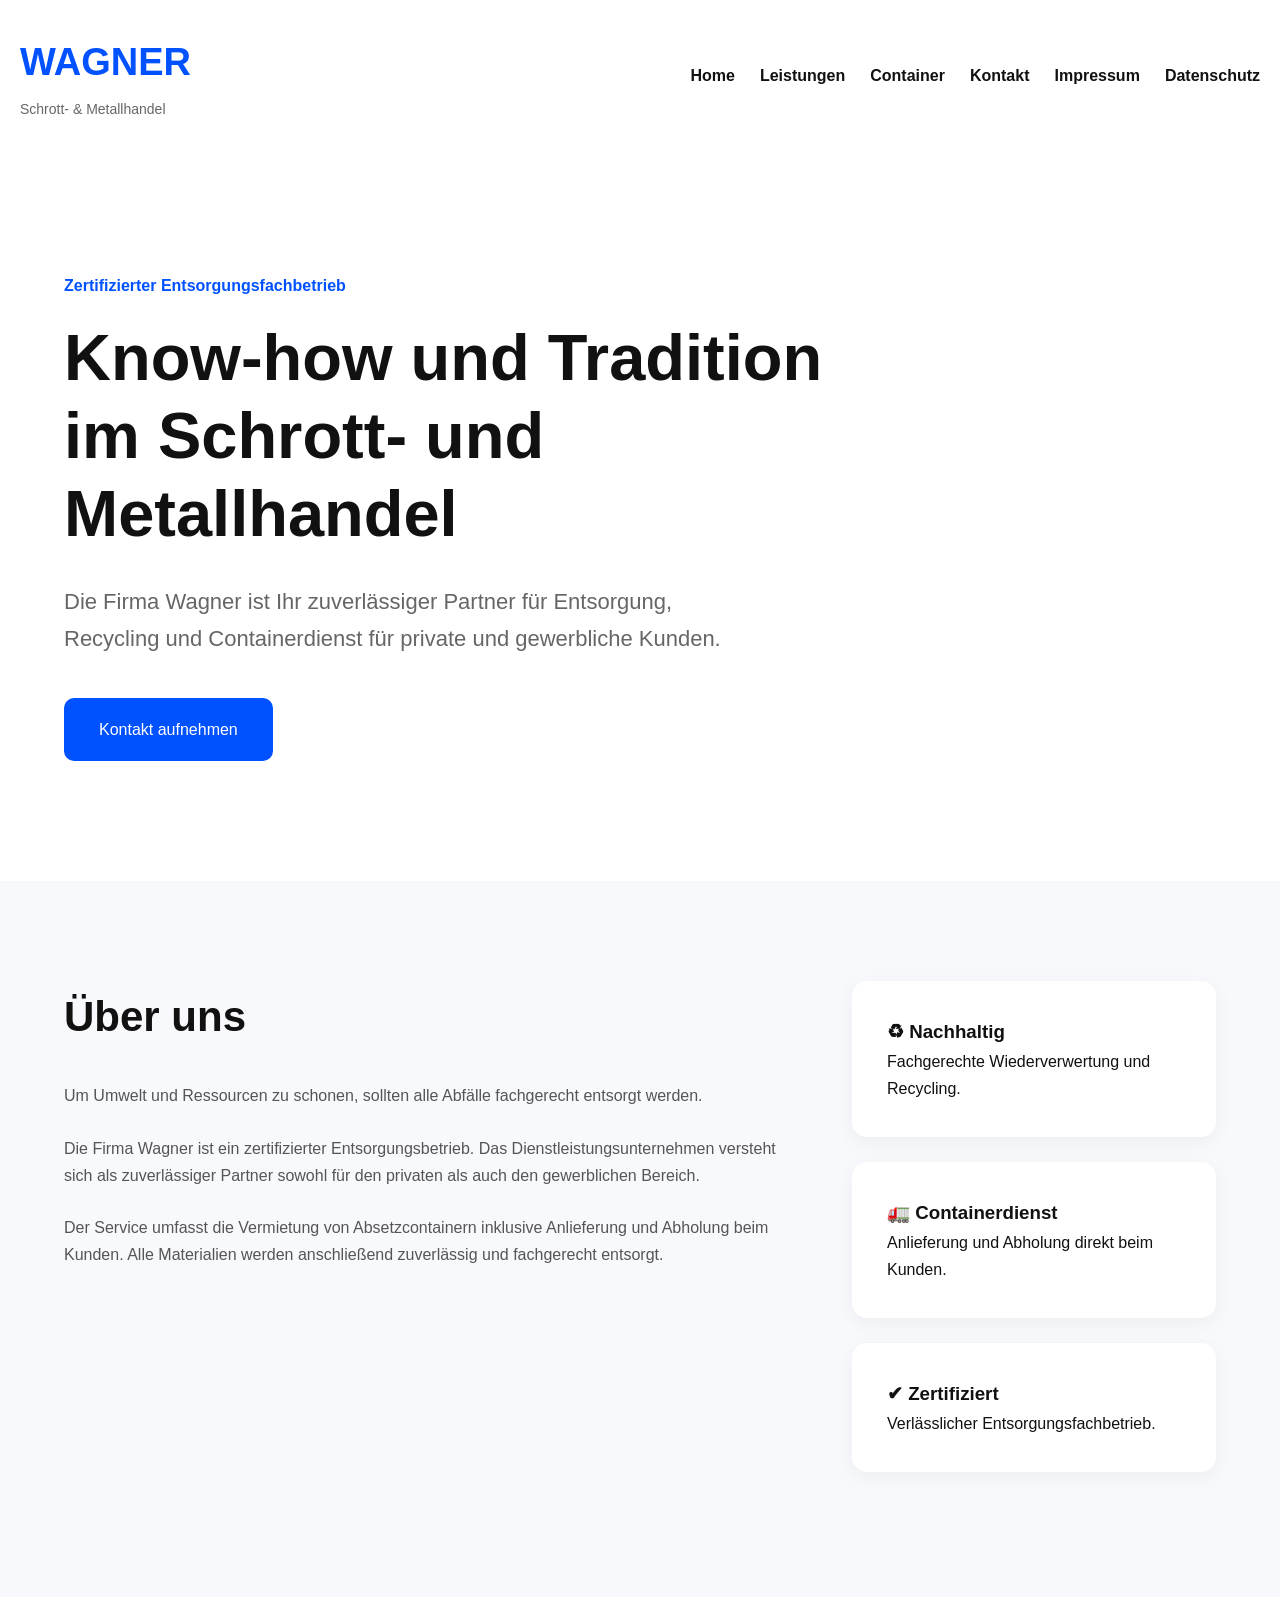
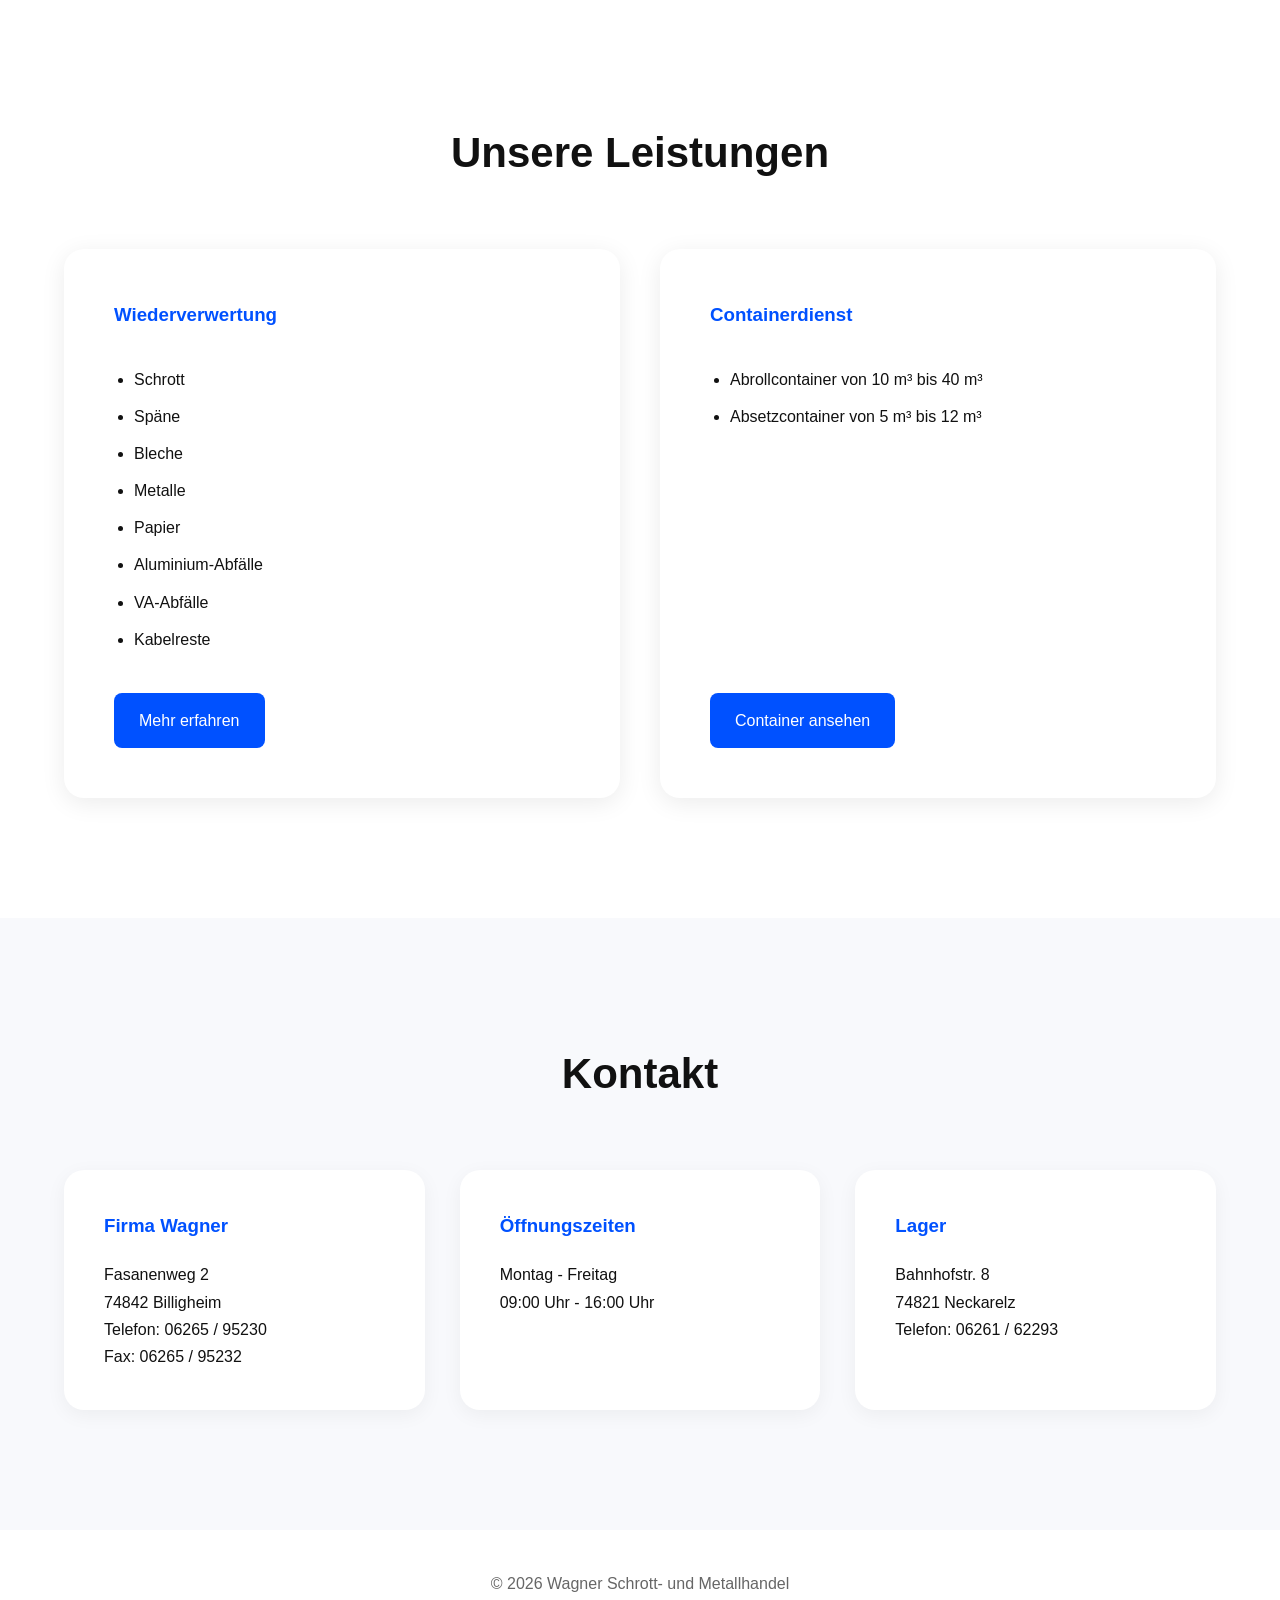
<file: index.html>
<!DOCTYPE html>
<html lang="de">
<head>
    <meta charset="UTF-8">
    <meta name="viewport" content="width=device-width, initial-scale=1.0">
    <title>Wagner Schrott- und Metallhandel</title>
    <link rel="stylesheet" href="style.css">
</head>
<body>

<header>
    <nav class="navbar">

        <div class="logo">
            <h1>WAGNER</h1>
            <span>Schrott- & Metallhandel</span>
        </div>

        <ul class="nav-links">
            <li><a href="index.html">Home</a></li>
            <li><a href="leistungen.html">Leistungen</a></li>
            <li><a href="container.html">Container</a></li>
            <li><a href="kontakt.html">Kontakt</a></li>
            <li><a href="impressum.html">Impressum</a></li>
            <li><a href="datenschutz.html">Datenschutz</a></li>
        </ul>

    </nav>
</header>

<section class="hero">

    <div class="hero-content">

        <p class="subtitle">
            Zertifizierter Entsorgungsfachbetrieb
        </p>

        <h2>
            Know-how und Tradition im Schrott- und Metallhandel
        </h2>

        <p class="text">
            Die Firma Wagner ist Ihr zuverlässiger Partner für Entsorgung,
            Recycling und Containerdienst für private und gewerbliche Kunden.
        </p>

        <a href="kontakt.html" class="button">
            Kontakt aufnehmen
        </a>

    </div>

</section>

<section class="about">

    <div class="container">

        <div class="left">

            <h2>Über uns</h2>

            <p>
                Um Umwelt und Ressourcen zu schonen, sollten alle Abfälle
                fachgerecht entsorgt werden.
            </p>

            <p>
                Die Firma Wagner ist ein zertifizierter Entsorgungsbetrieb.
                Das Dienstleistungsunternehmen versteht sich als zuverlässiger
                Partner sowohl für den privaten als auch den gewerblichen Bereich.
            </p>

            <p>
                Der Service umfasst die Vermietung von Absetzcontainern
                inklusive Anlieferung und Abholung beim Kunden.
                Alle Materialien werden anschließend zuverlässig und
                fachgerecht entsorgt.
            </p>

        </div>

        <div class="right">

            <div class="card">
                <h3>♻ Nachhaltig</h3>
                <p>Fachgerechte Wiederverwertung und Recycling.</p>
            </div>

            <div class="card">
                <h3>🚛 Containerdienst</h3>
                <p>Anlieferung und Abholung direkt beim Kunden.</p>
            </div>

            <div class="card">
                <h3>✔ Zertifiziert</h3>
                <p>Verlässlicher Entsorgungsfachbetrieb.</p>
            </div>

        </div>

    </div>

</section>

<section class="services">

    <h2>Unsere Leistungen</h2>

    <div class="cards">

        <div class="service-card">
            <h3>Wiederverwertung</h3>

            <ul>
                <li>Schrott</li>
                <li>Späne</li>
                <li>Bleche</li>
                <li>Metalle</li>
                <li>Papier</li>
                <li>Aluminium-Abfälle</li>
                <li>VA-Abfälle</li>
                <li>Kabelreste</li>
            </ul>

            <a href="leistungen.html" class="small-btn">
                Mehr erfahren
            </a>

        </div>

        <div class="service-card">

            <h3>Containerdienst</h3>
            
            <ul>
                <li>Abrollcontainer von 10 m³ bis 40 m³</li>
                <li>Absetzcontainer von 5 m³ bis 12 m³</li>
            </ul>
            <a href="container.html" class="small-btn">
                Container ansehen
            </a>
            
        </div>

    </div>

</section>

<section class="contact">

    <h2>Kontakt</h2>

    <div class="contact-grid">

        <div class="contact-card">

            <h3>Firma Wagner</h3>

            <p>Fasanenweg 2</p>
            <p>74842 Billigheim</p>
            <p>Telefon: 06265 / 95230</p>
            <p>Fax: 06265 / 95232</p>

        </div>

        <div class="contact-card">

            <h3>Öffnungszeiten</h3>

            <p>Montag - Freitag</p>
            <p>09:00 Uhr - 16:00 Uhr</p>

        </div>

        <div class="contact-card">

            <h3>Lager</h3>

            <p>Bahnhofstr. 8</p>
            <p>74821 Neckarelz</p>
            <p>Telefon: 06261 / 62293</p>

        </div>

    </div>

</section>

<footer>

    <p>
        © 2026 Wagner Schrott- und Metallhandel
    </p>

</footer>

</body>
</html>
</file>
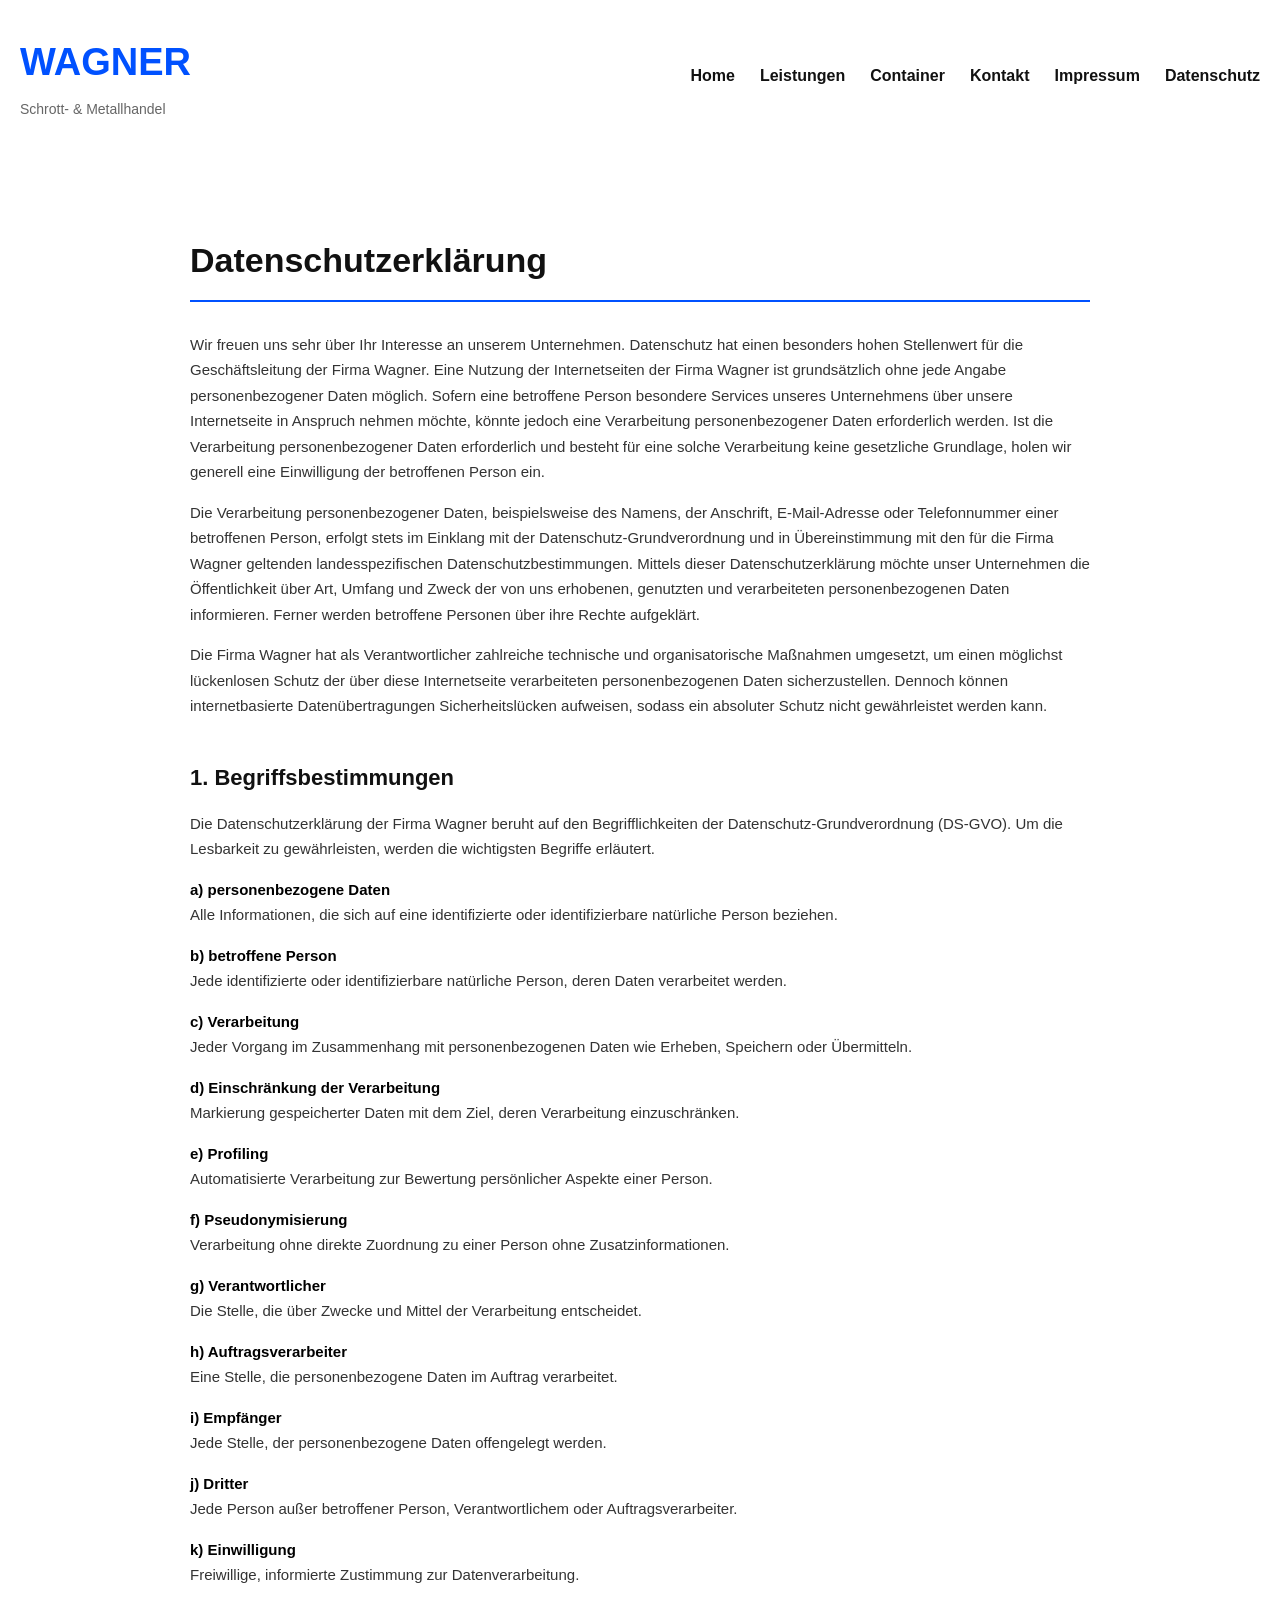
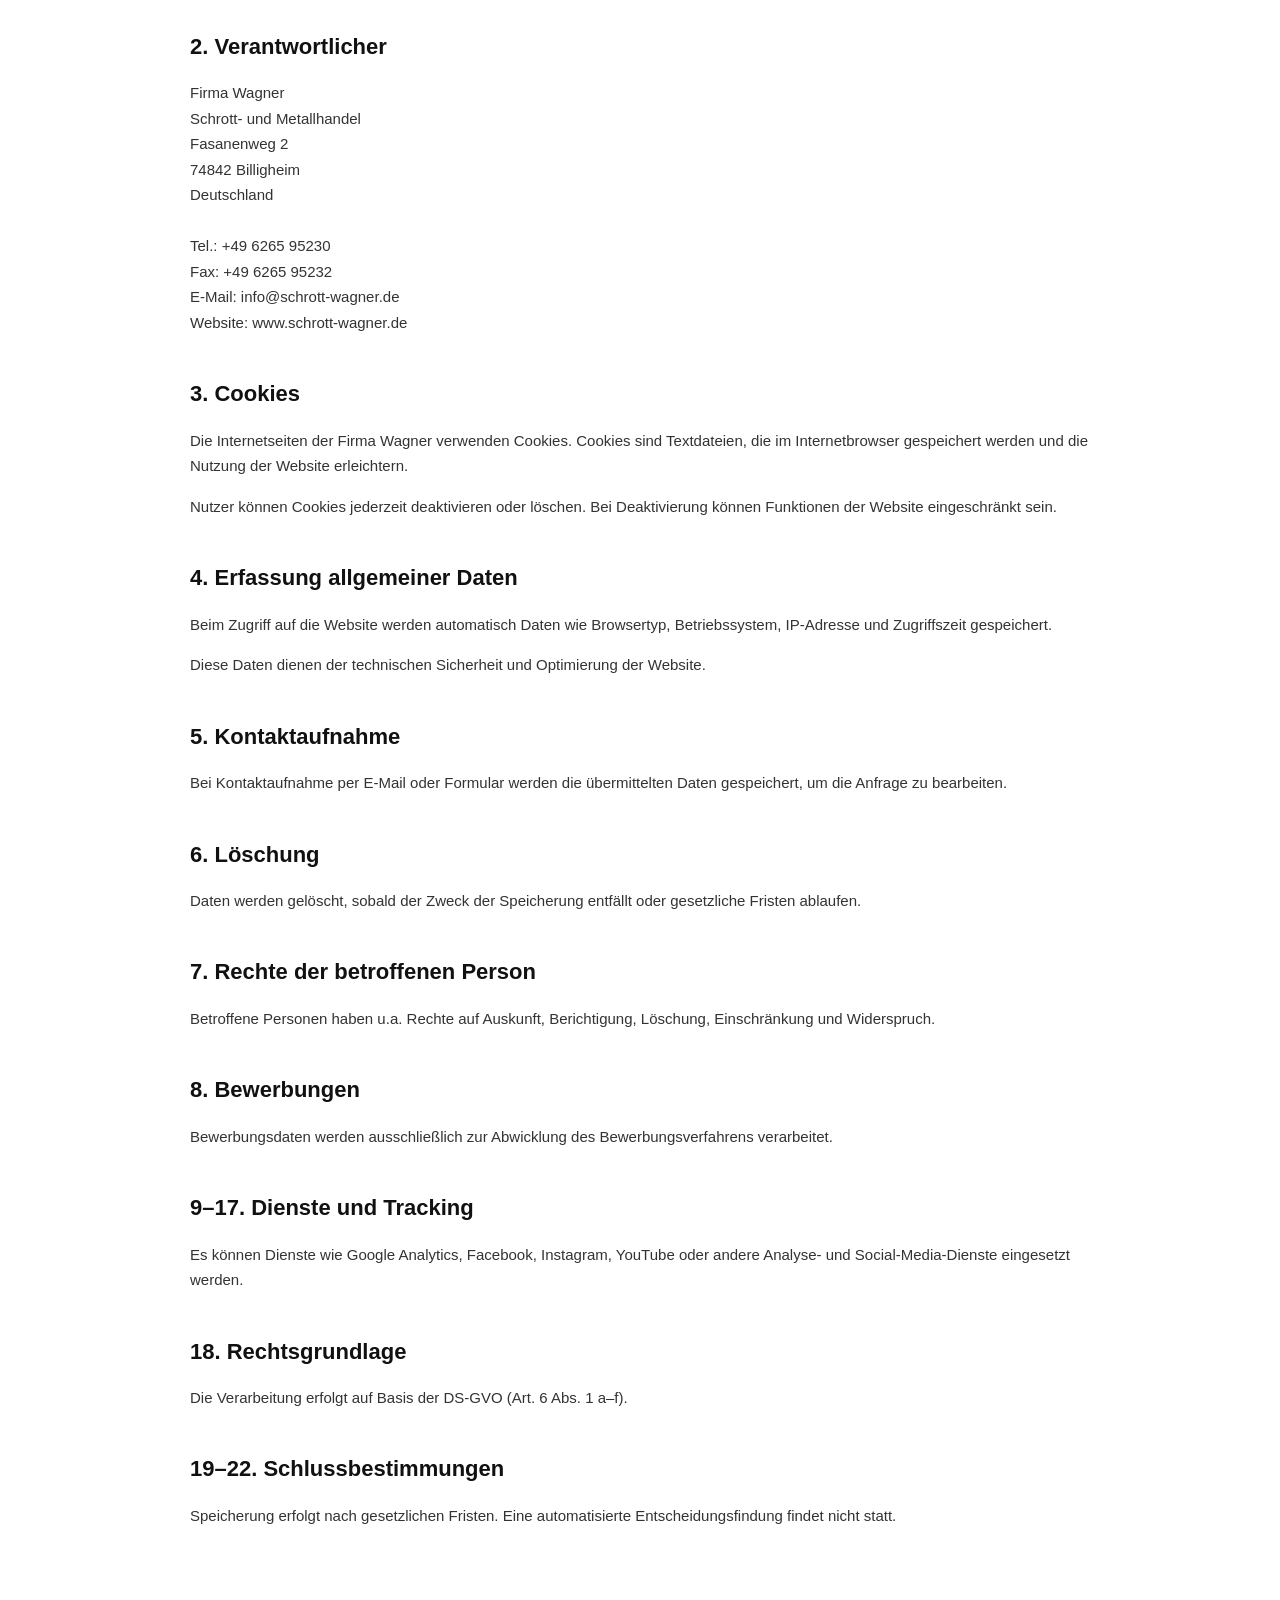
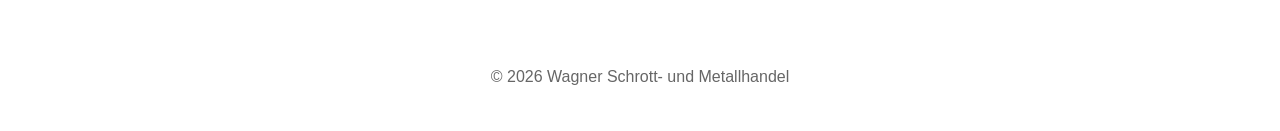
<file: datenschutz.html>
<!DOCTYPE html>
<html lang="de">
<head>
    <meta charset="UTF-8">
    <meta name="viewport" content="width=device-width, initial-scale=1.0">
    <title>Datenschutzerklärung - Wagner Schrott- und Metallhandel</title>
    <link rel="stylesheet" href="style.css">
</head>
<body>

<header>
    <nav class="navbar">

        <div class="logo">
            <h1>WAGNER</h1>
            <span>Schrott- & Metallhandel</span>
        </div>

        <ul class="nav-links">
            <li><a href="index.html">Home</a></li>
            <li><a href="leistungen.html">Leistungen</a></li>
            <li><a href="container.html">Container</a></li>
            <li><a href="kontakt.html">Kontakt</a></li>
            <li><a href="impressum.html">Impressum</a></li>
            <li><a href="datenschutz.html">Datenschutz</a></li>
        </ul>

    </nav>
</header>

<main class="page">

    <section class="legal">

        <h1>Datenschutzerklärung</h1>

        <p>
            Wir freuen uns sehr über Ihr Interesse an unserem Unternehmen. Datenschutz hat einen besonders hohen Stellenwert für die Geschäftsleitung der Firma Wagner. Eine Nutzung der Internetseiten der Firma Wagner ist grundsätzlich ohne jede Angabe personenbezogener Daten möglich. Sofern eine betroffene Person besondere Services unseres Unternehmens über unsere Internetseite in Anspruch nehmen möchte, könnte jedoch eine Verarbeitung personenbezogener Daten erforderlich werden. Ist die Verarbeitung personenbezogener Daten erforderlich und besteht für eine solche Verarbeitung keine gesetzliche Grundlage, holen wir generell eine Einwilligung der betroffenen Person ein.
        </p>

        <p>
            Die Verarbeitung personenbezogener Daten, beispielsweise des Namens, der Anschrift, E-Mail-Adresse oder Telefonnummer einer betroffenen Person, erfolgt stets im Einklang mit der Datenschutz-Grundverordnung und in Übereinstimmung mit den für die Firma Wagner geltenden landesspezifischen Datenschutzbestimmungen. Mittels dieser Datenschutzerklärung möchte unser Unternehmen die Öffentlichkeit über Art, Umfang und Zweck der von uns erhobenen, genutzten und verarbeiteten personenbezogenen Daten informieren. Ferner werden betroffene Personen über ihre Rechte aufgeklärt.
        </p>

        <p>
            Die Firma Wagner hat als Verantwortlicher zahlreiche technische und organisatorische Maßnahmen umgesetzt, um einen möglichst lückenlosen Schutz der über diese Internetseite verarbeiteten personenbezogenen Daten sicherzustellen. Dennoch können internetbasierte Datenübertragungen Sicherheitslücken aufweisen, sodass ein absoluter Schutz nicht gewährleistet werden kann.
        </p>

        <h2>1. Begriffsbestimmungen</h2>

        <p>
            Die Datenschutzerklärung der Firma Wagner beruht auf den Begrifflichkeiten der Datenschutz-Grundverordnung (DS-GVO). Um die Lesbarkeit zu gewährleisten, werden die wichtigsten Begriffe erläutert.
        </p>

        <p><strong>a) personenbezogene Daten</strong><br>
        Alle Informationen, die sich auf eine identifizierte oder identifizierbare natürliche Person beziehen.</p>

        <p><strong>b) betroffene Person</strong><br>
        Jede identifizierte oder identifizierbare natürliche Person, deren Daten verarbeitet werden.</p>

        <p><strong>c) Verarbeitung</strong><br>
        Jeder Vorgang im Zusammenhang mit personenbezogenen Daten wie Erheben, Speichern oder Übermitteln.</p>

        <p><strong>d) Einschränkung der Verarbeitung</strong><br>
        Markierung gespeicherter Daten mit dem Ziel, deren Verarbeitung einzuschränken.</p>

        <p><strong>e) Profiling</strong><br>
        Automatisierte Verarbeitung zur Bewertung persönlicher Aspekte einer Person.</p>

        <p><strong>f) Pseudonymisierung</strong><br>
        Verarbeitung ohne direkte Zuordnung zu einer Person ohne Zusatzinformationen.</p>

        <p><strong>g) Verantwortlicher</strong><br>
        Die Stelle, die über Zwecke und Mittel der Verarbeitung entscheidet.</p>

        <p><strong>h) Auftragsverarbeiter</strong><br>
        Eine Stelle, die personenbezogene Daten im Auftrag verarbeitet.</p>

        <p><strong>i) Empfänger</strong><br>
        Jede Stelle, der personenbezogene Daten offengelegt werden.</p>

        <p><strong>j) Dritter</strong><br>
        Jede Person außer betroffener Person, Verantwortlichem oder Auftragsverarbeiter.</p>

        <p><strong>k) Einwilligung</strong><br>
        Freiwillige, informierte Zustimmung zur Datenverarbeitung.</p>

        <h2>2. Verantwortlicher</h2>

        <p>
            Firma Wagner<br>
            Schrott- und Metallhandel<br>
            Fasanenweg 2<br>
            74842 Billigheim<br>
            Deutschland<br><br>

            Tel.: +49 6265 95230<br>
            Fax: +49 6265 95232<br>
            E-Mail: info@schrott-wagner.de<br>
            Website: www.schrott-wagner.de
        </p>

        <h2>3. Cookies</h2>
        <p>
            Die Internetseiten der Firma Wagner verwenden Cookies. Cookies sind Textdateien, die im Internetbrowser gespeichert werden und die Nutzung der Website erleichtern.
        </p>

        <p>
            Nutzer können Cookies jederzeit deaktivieren oder löschen. Bei Deaktivierung können Funktionen der Website eingeschränkt sein.
        </p>

        <h2>4. Erfassung allgemeiner Daten</h2>
        <p>
            Beim Zugriff auf die Website werden automatisch Daten wie Browsertyp, Betriebssystem, IP-Adresse und Zugriffszeit gespeichert.
        </p>

        <p>
            Diese Daten dienen der technischen Sicherheit und Optimierung der Website.
        </p>

        <h2>5. Kontaktaufnahme</h2>
        <p>
            Bei Kontaktaufnahme per E-Mail oder Formular werden die übermittelten Daten gespeichert, um die Anfrage zu bearbeiten.
        </p>

        <h2>6. Löschung</h2>
        <p>
            Daten werden gelöscht, sobald der Zweck der Speicherung entfällt oder gesetzliche Fristen ablaufen.
        </p>

        <h2>7. Rechte der betroffenen Person</h2>
        <p>
            Betroffene Personen haben u.a. Rechte auf Auskunft, Berichtigung, Löschung, Einschränkung und Widerspruch.
        </p>

        <h2>8. Bewerbungen</h2>
        <p>
            Bewerbungsdaten werden ausschließlich zur Abwicklung des Bewerbungsverfahrens verarbeitet.
        </p>

        <h2>9–17. Dienste und Tracking</h2>
        <p>
            Es können Dienste wie Google Analytics, Facebook, Instagram, YouTube oder andere Analyse- und Social-Media-Dienste eingesetzt werden.
        </p>

        <h2>18. Rechtsgrundlage</h2>
        <p>
            Die Verarbeitung erfolgt auf Basis der DS-GVO (Art. 6 Abs. 1 a–f).
        </p>

        <h2>19–22. Schlussbestimmungen</h2>
        <p>
            Speicherung erfolgt nach gesetzlichen Fristen. Eine automatisierte Entscheidungsfindung findet nicht statt.
        </p>

    </section>

</main>

<footer>
    <p>© 2026 Wagner Schrott- und Metallhandel</p>
</footer>

</body>
</html>
</file>
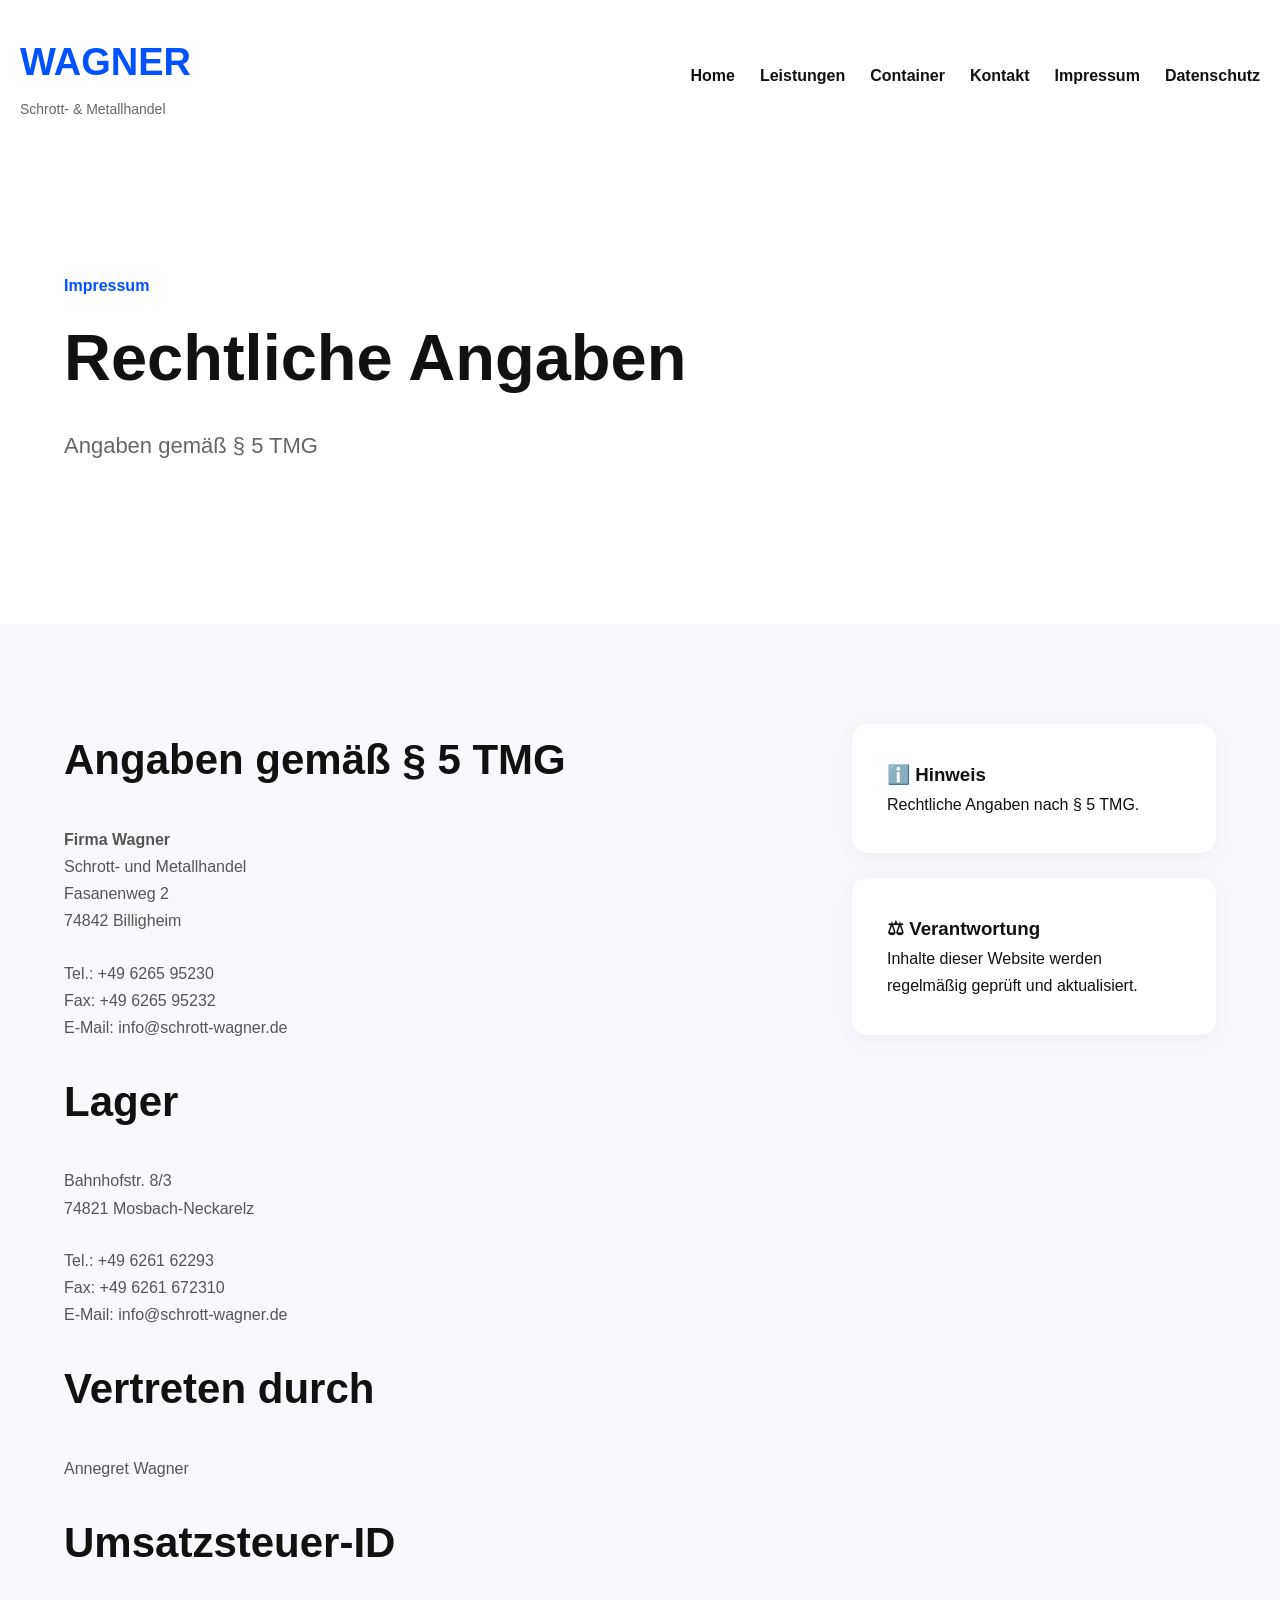
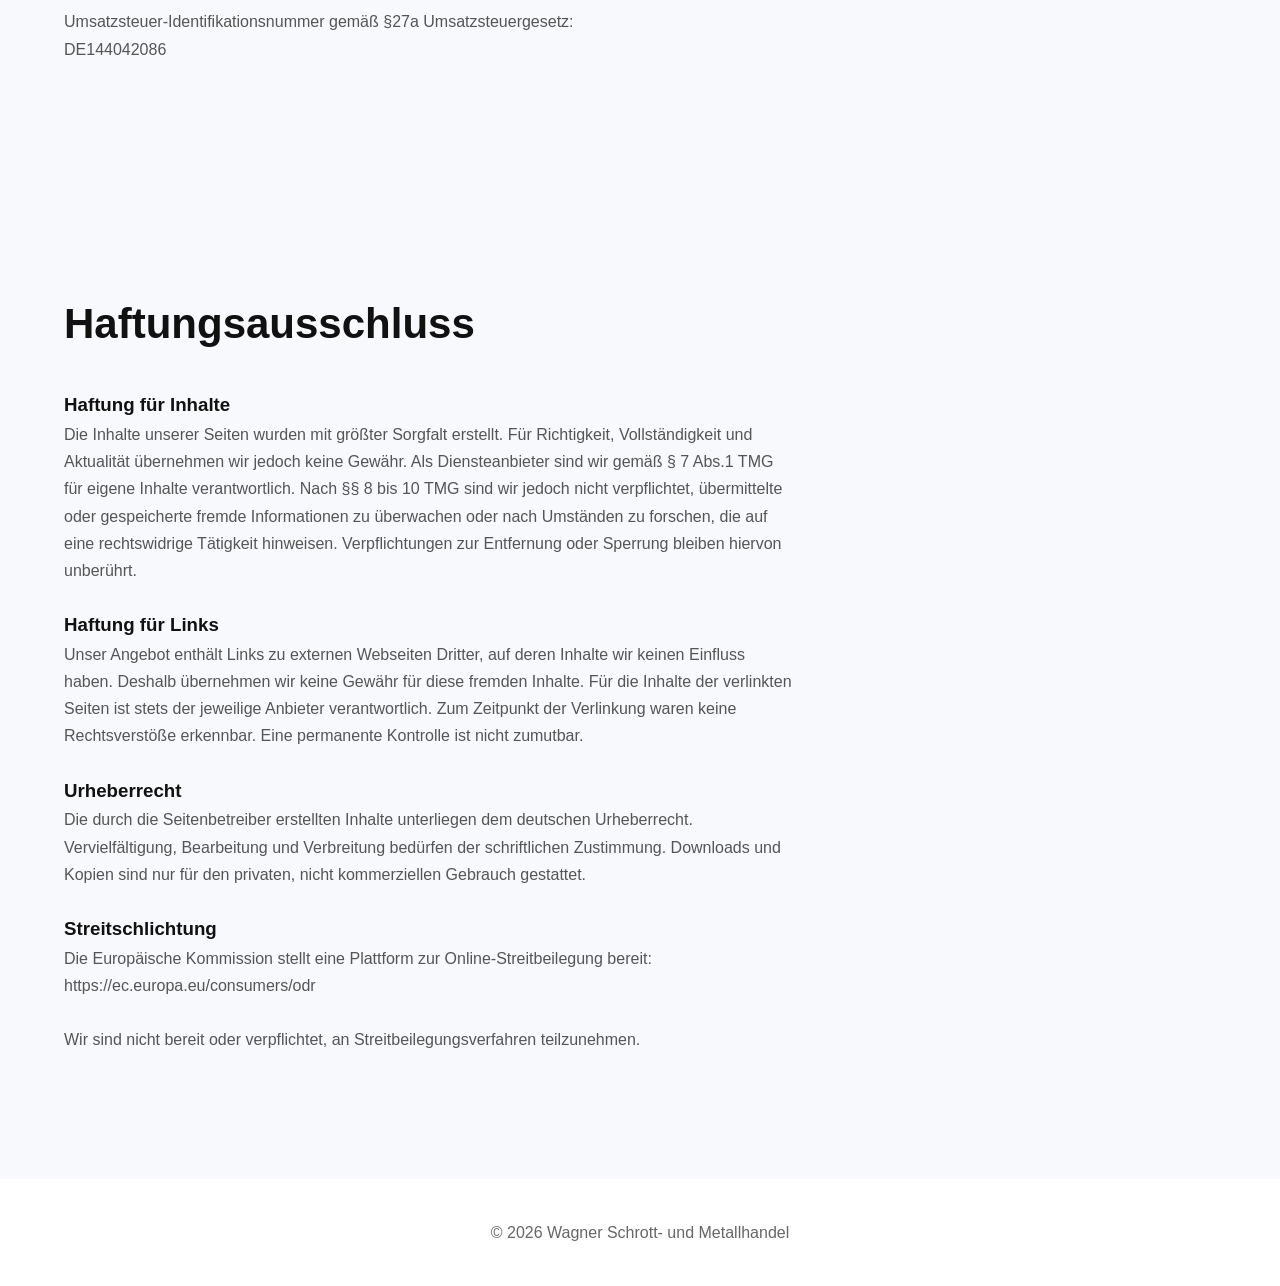
<file: impressum.html>
<!DOCTYPE html>
<html lang="de">
<head>
    <meta charset="UTF-8">
    <meta name="viewport" content="width=device-width, initial-scale=1.0">
    <title>Impressum | Wagner Schrott- und Metallhandel</title>
    <link rel="stylesheet" href="style.css">
</head>
<body>

<header>
    <nav class="navbar">

        <div class="logo">
            <h1>WAGNER</h1>
            <span>Schrott- & Metallhandel</span>
        </div>

        <ul class="nav-links">
            <li><a href="index.html">Home</a></li>
            <li><a href="leistungen.html">Leistungen</a></li>
            <li><a href="container.html">Container</a></li>
            <li><a href="kontakt.html">Kontakt</a></li>
            <li><a href="impressum.html">Impressum</a></li>
            <li><a href="datenschutz.html">Datenschutz</a></li>
        </ul>

    </nav>
</header>

<section class="hero">

    <div class="hero-content">

        <p class="subtitle">Impressum</p>

        <h2>Rechtliche Angaben</h2>

        <p class="text">
            Angaben gemäß § 5 TMG
        </p>

    </div>

</section>

<section class="about">

    <div class="container">

        <div class="left">

            <h2>Angaben gemäß § 5 TMG</h2>

            <p>
                <strong>Firma Wagner</strong><br>
                Schrott- und Metallhandel<br>
                Fasanenweg 2<br>
                74842 Billigheim
            </p>

            <p>
                Tel.: +49 6265 95230<br>
                Fax: +49 6265 95232<br>
                E-Mail: info@schrott-wagner.de
            </p>

            <h2>Lager</h2>

            <p>
                Bahnhofstr. 8/3<br>
                74821 Mosbach-Neckarelz
            </p>

            <p>
                Tel.: +49 6261 62293<br>
                Fax: +49 6261 672310<br>
                E-Mail: info@schrott-wagner.de
            </p>

            <h2>Vertreten durch</h2>
            <p>Annegret Wagner</p>

            <h2>Umsatzsteuer-ID</h2>

            <p>
                Umsatzsteuer-Identifikationsnummer gemäß §27a Umsatzsteuergesetz:<br>
                DE144042086
            </p>

        </div>

        <div class="right">

            <div class="card">
                <h3>ℹ️ Hinweis</h3>
                <p>Rechtliche Angaben nach § 5 TMG.</p>
            </div>

            <div class="card">
                <h3>⚖ Verantwortung</h3>
                <p>Inhalte dieser Website werden regelmäßig geprüft und aktualisiert.</p>
            </div>

        </div>

    </div>

</section>

<section class="about">

    <div class="container">

        <div class="left">

            <h2>Haftungsausschluss</h2>

            <h3>Haftung für Inhalte</h3>
            <p>
                Die Inhalte unserer Seiten wurden mit größter Sorgfalt erstellt.
                Für Richtigkeit, Vollständigkeit und Aktualität übernehmen wir jedoch keine Gewähr.
                Als Diensteanbieter sind wir gemäß § 7 Abs.1 TMG für eigene Inhalte verantwortlich.
                Nach §§ 8 bis 10 TMG sind wir jedoch nicht verpflichtet,
                übermittelte oder gespeicherte fremde Informationen zu überwachen oder nach Umständen zu forschen,
                die auf eine rechtswidrige Tätigkeit hinweisen.
                Verpflichtungen zur Entfernung oder Sperrung bleiben hiervon unberührt.
            </p>

            <h3>Haftung für Links</h3>
            <p>
                Unser Angebot enthält Links zu externen Webseiten Dritter,
                auf deren Inhalte wir keinen Einfluss haben.
                Deshalb übernehmen wir keine Gewähr für diese fremden Inhalte.
                Für die Inhalte der verlinkten Seiten ist stets der jeweilige Anbieter verantwortlich.
                Zum Zeitpunkt der Verlinkung waren keine Rechtsverstöße erkennbar.
                Eine permanente Kontrolle ist nicht zumutbar.
            </p>

            <h3>Urheberrecht</h3>
            <p>
                Die durch die Seitenbetreiber erstellten Inhalte unterliegen dem deutschen Urheberrecht.
                Vervielfältigung, Bearbeitung und Verbreitung bedürfen der schriftlichen Zustimmung.
                Downloads und Kopien sind nur für den privaten, nicht kommerziellen Gebrauch gestattet.
            </p>

            <h3>Streitschlichtung</h3>
            <p>
                Die Europäische Kommission stellt eine Plattform zur Online-Streitbeilegung bereit:
                https://ec.europa.eu/consumers/odr<br><br>
                Wir sind nicht bereit oder verpflichtet, an Streitbeilegungsverfahren teilzunehmen.
            </p>

        </div>

    </div>

</section>

<footer>
    <p>© 2026 Wagner Schrott- und Metallhandel</p>
</footer>

</body>
</html>
</file>
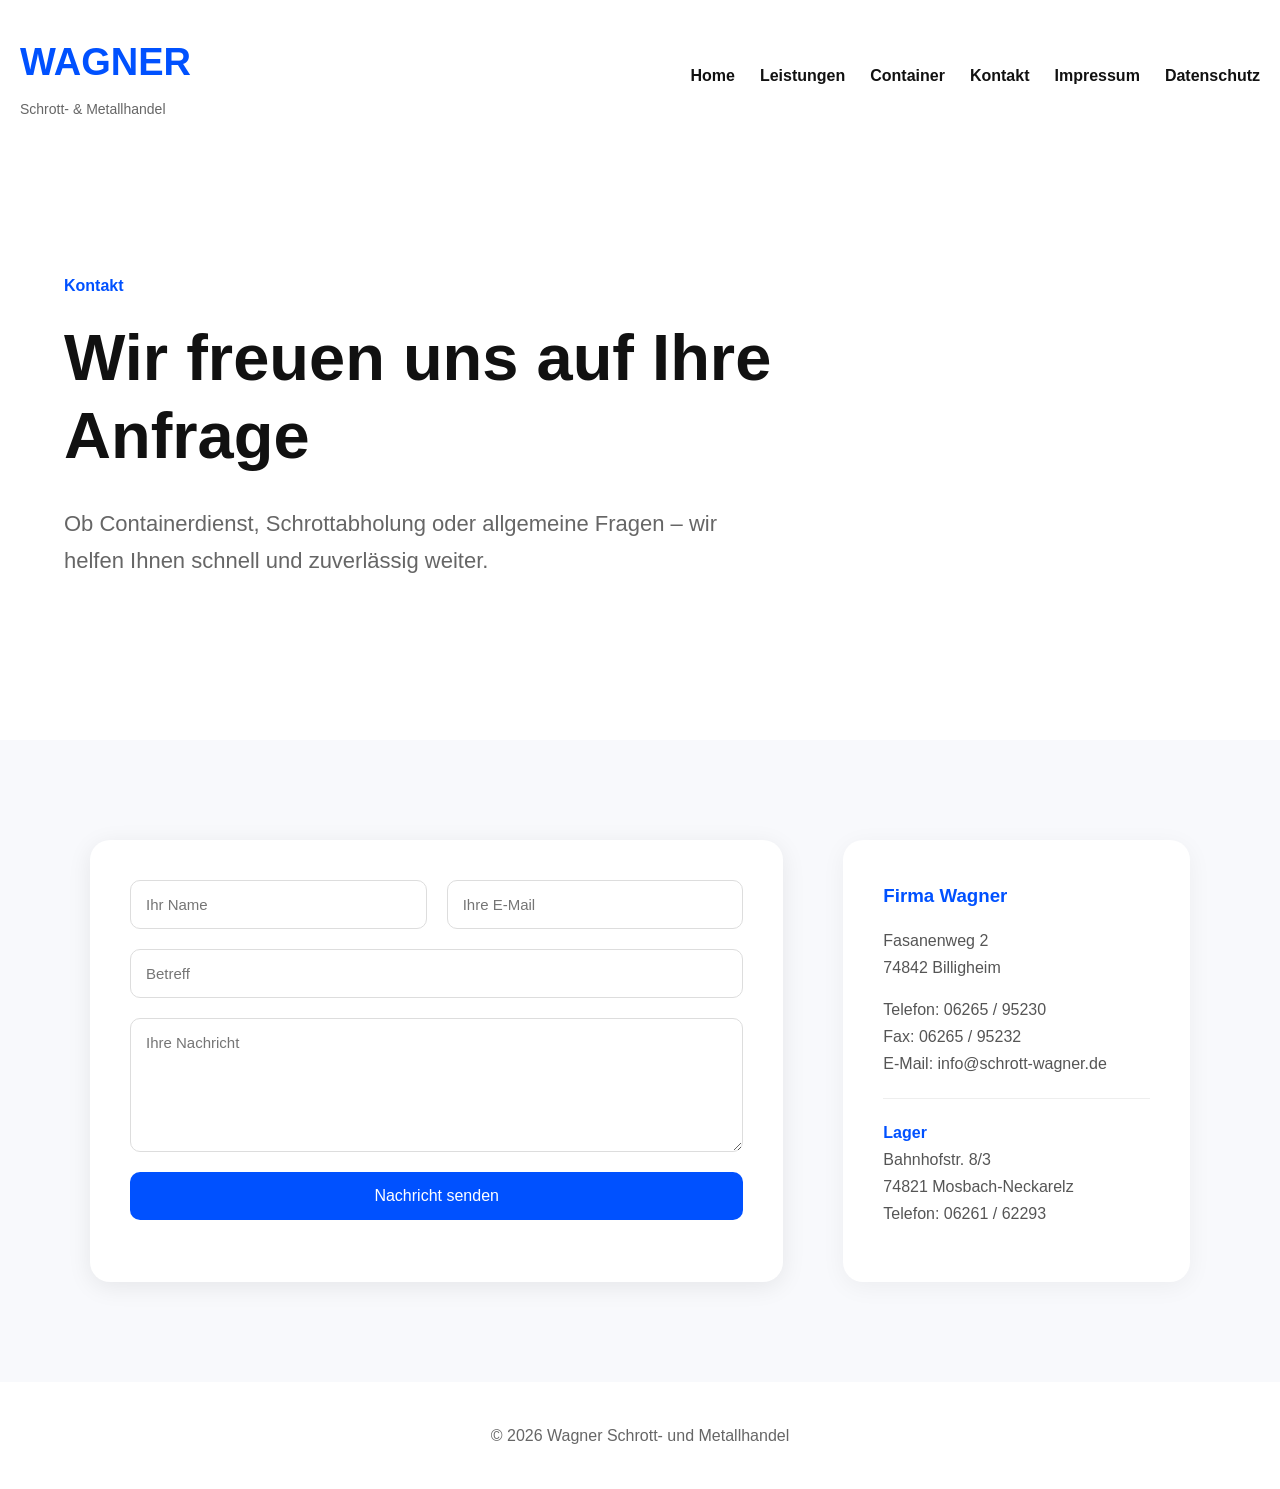
<file: kontakt.html>
<!DOCTYPE html>
<html lang="de">
<head>
    <meta charset="UTF-8">
    <meta name="viewport" content="width=device-width, initial-scale=1.0">
    <title>Kontakt - Wagner Schrott- und Metallhandel</title>
    <link rel="stylesheet" href="style.css">
</head>
<body>

<header>
    <nav class="navbar">

        <div class="logo">
            <h1>WAGNER</h1>
            <span>Schrott- & Metallhandel</span>
        </div>

        <ul class="nav-links">
            <li><a href="index.html">Home</a></li>
            <li><a href="leistungen.html">Leistungen</a></li>
            <li><a href="container.html">Container</a></li>
            <li><a href="kontakt.html">Kontakt</a></li>
            <li><a href="impressum.html">Impressum</a></li>
            <li><a href="datenschutz.html">Datenschutz</a></li>
        </ul>

    </nav>
</header>

<main>

<section class="contact-hero">

    <div class="hero">
        <p class="subtitle">Kontakt</p>
        <h2>Wir freuen uns auf Ihre Anfrage</h2>
        <p class="text">
            Ob Containerdienst, Schrottabholung oder allgemeine Fragen –
            wir helfen Ihnen schnell und zuverlässig weiter.
        </p>
    </div>

</section>

<section class="contact-form-section">

    <div class="contact-form-wrapper">

        <form class="contact-form">

            <div class="form-row">
                <input type="text" placeholder="Ihr Name" required>
                <input type="email" placeholder="Ihre E-Mail" required>
            </div>

            <input type="text" placeholder="Betreff">

            <textarea rows="6" placeholder="Ihre Nachricht" required></textarea>

            <button type="submit">Nachricht senden</button>

        </form>

        <div class="contact-info">

            <h3>Firma Wagner</h3>

            <p>Fasanenweg 2<br>74842 Billigheim</p>

            <p>
                Telefon: 06265 / 95230<br>
                Fax: 06265 / 95232<br>
                E-Mail: info@schrott-wagner.de
            </p>

            <hr>

            <h4>Lager</h4>

            <p>
                Bahnhofstr. 8/3<br>
                74821 Mosbach-Neckarelz<br>
                Telefon: 06261 / 62293
            </p>

        </div>

    </div>

</section>

</main>

<footer>
    <p>© 2026 Wagner Schrott- und Metallhandel</p>
</footer>

</body>
</html>
</file>
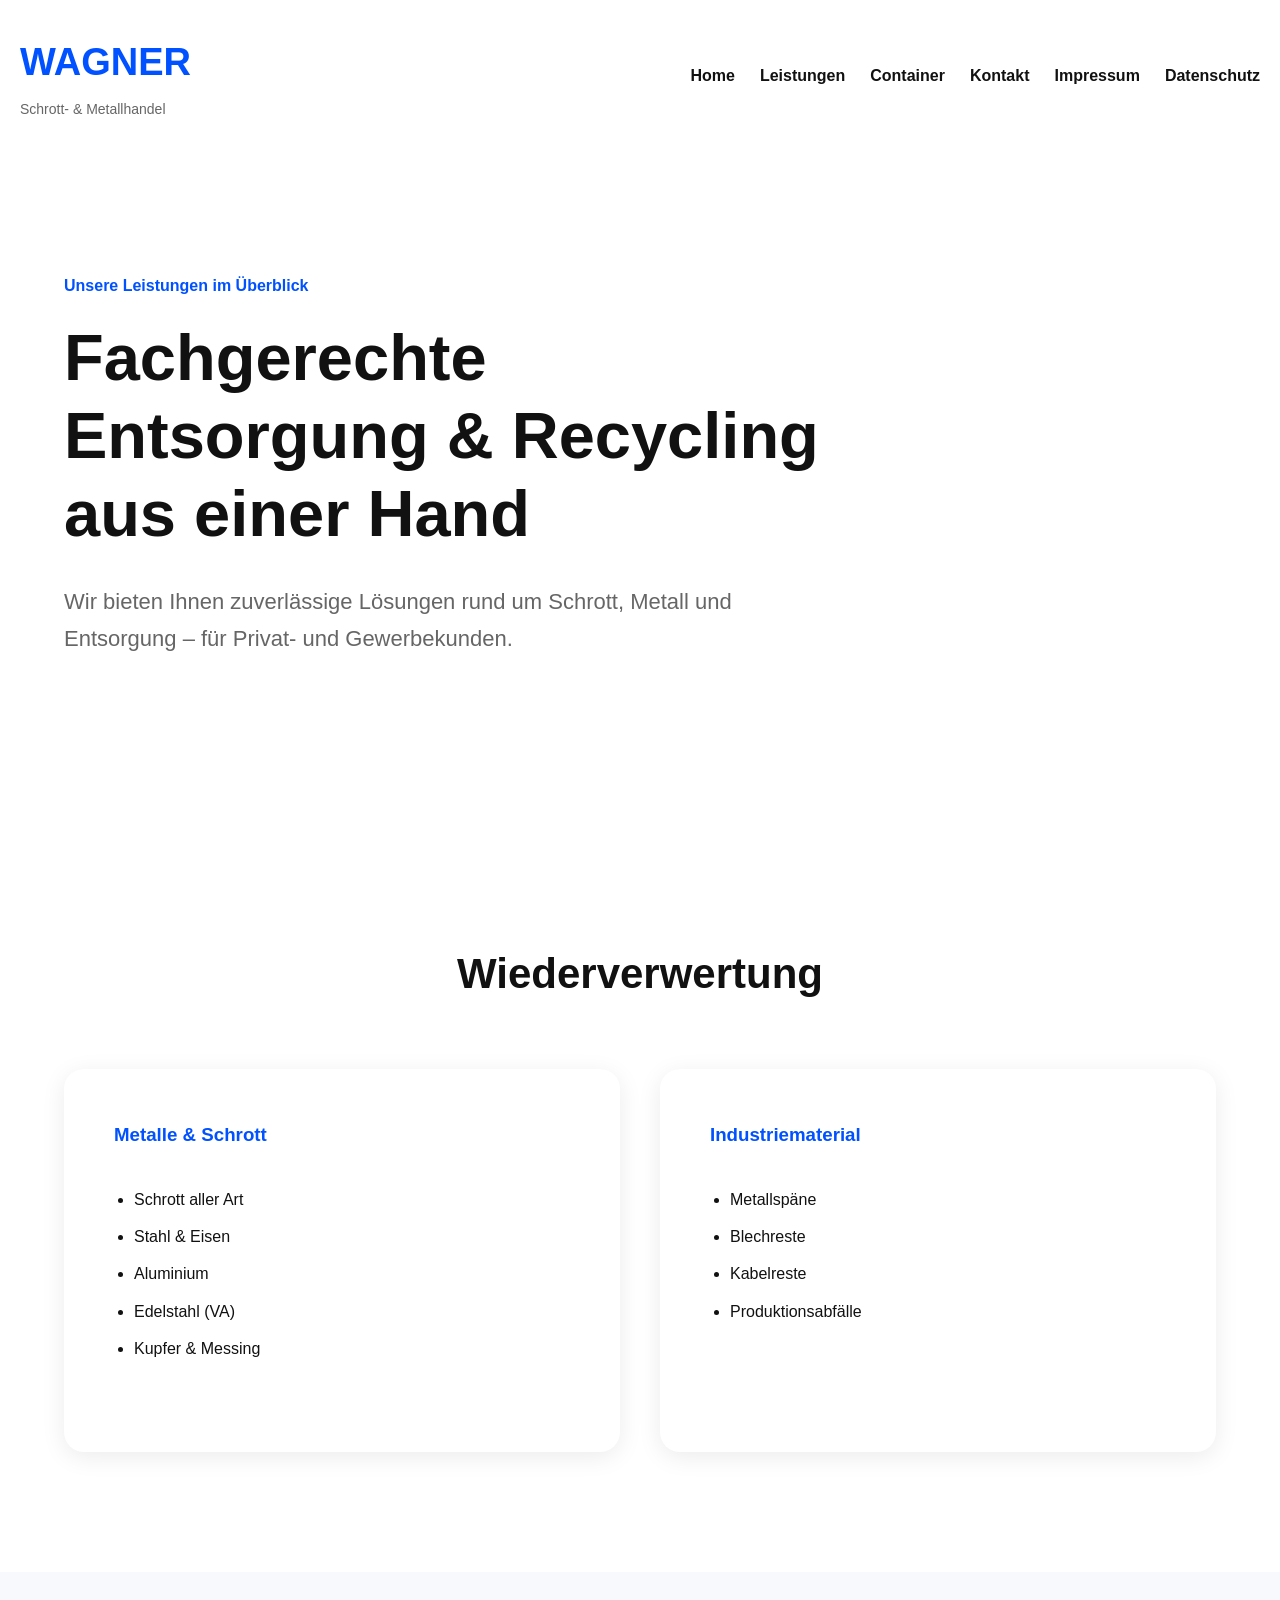
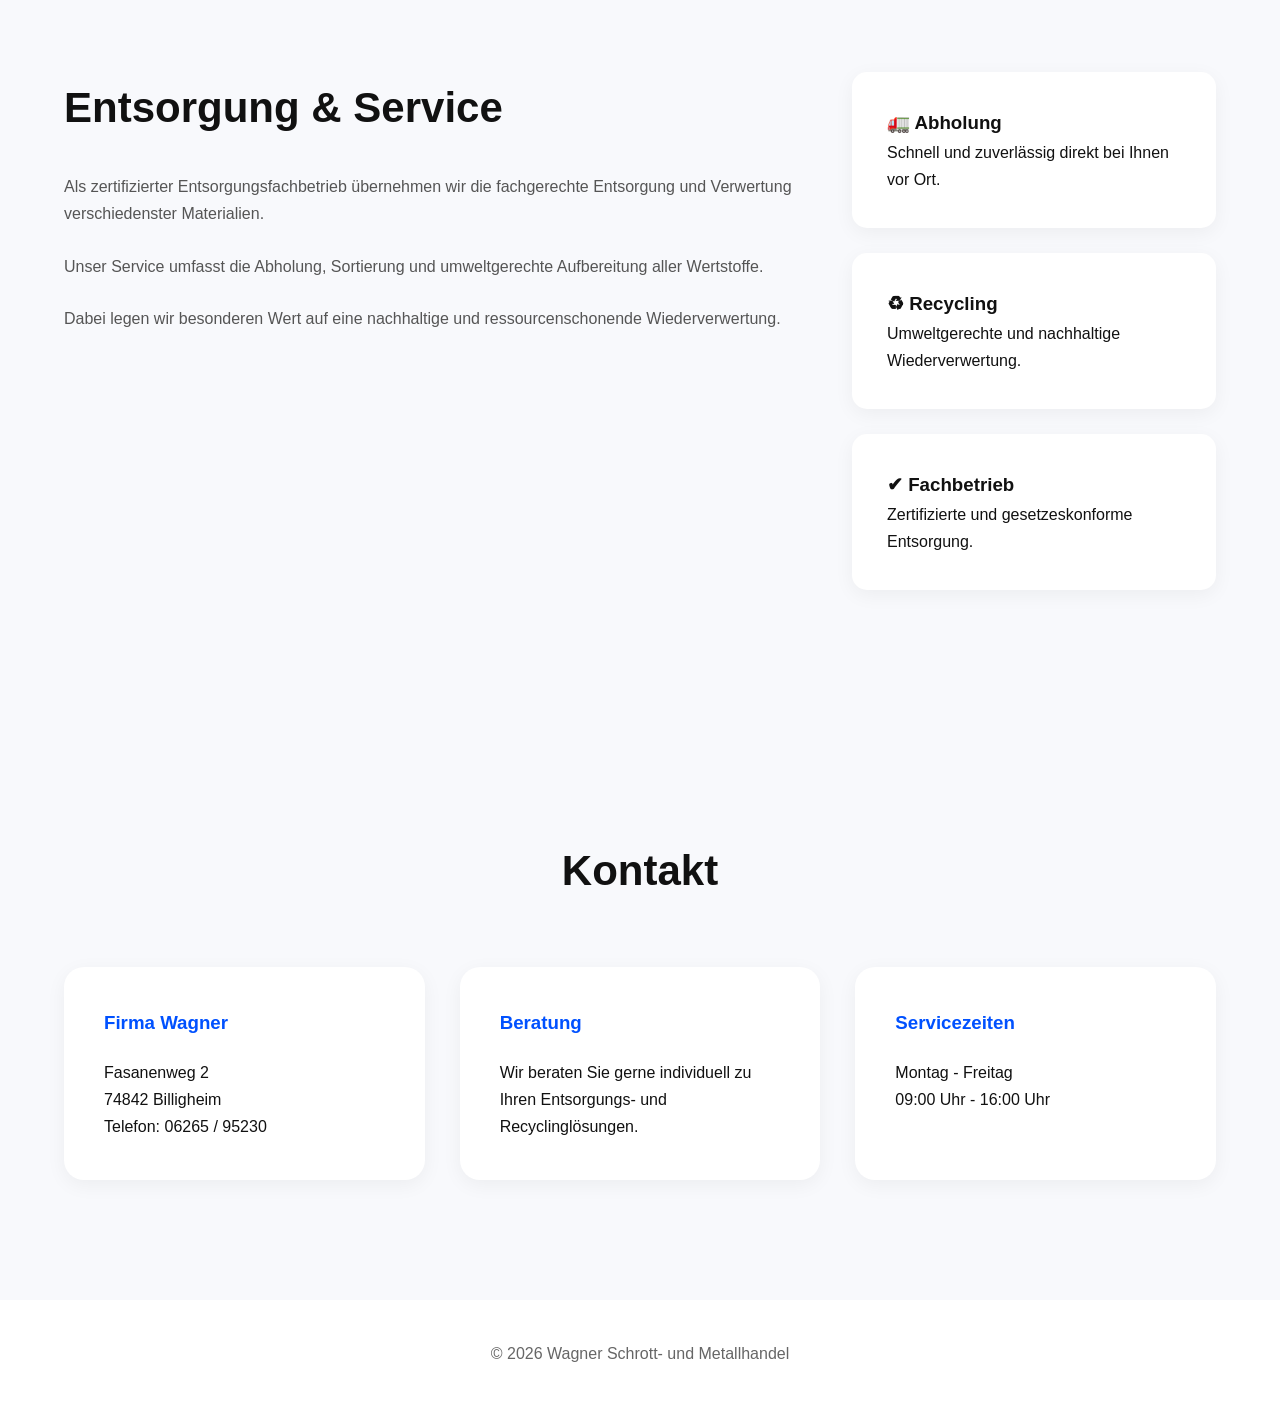
<file: leistungen.html>
<!DOCTYPE html>
<html lang="de">
<head>
    <meta charset="UTF-8">
    <meta name="viewport" content="width=device-width, initial-scale=1.0">
    <title>Leistungen | Wagner Schrott- und Metallhandel</title>
    <link rel="stylesheet" href="style.css">
</head>
<body>

<header>
    <nav class="navbar">

        <div class="logo">
            <h1>WAGNER</h1>
            <span>Schrott- & Metallhandel</span>
        </div>

        <ul class="nav-links">
            <li><a href="index.html">Home</a></li>
            <li><a href="leistungen.html">Leistungen</a></li>
            <li><a href="container.html">Container</a></li>
            <li><a href="kontakt.html">Kontakt</a></li>
            <li><a href="impressum.html">Impressum</a></li>
            <li><a href="datenschutz.html">Datenschutz</a></li>
        </ul>

    </nav>
</header>

<section class="hero">

    <div class="hero-content">

        <p class="subtitle">
            Unsere Leistungen im Überblick
        </p>

        <h2>
            Fachgerechte Entsorgung & Recycling aus einer Hand
        </h2>

        <p class="text">
            Wir bieten Ihnen zuverlässige Lösungen rund um Schrott, Metall und Entsorgung –
            für Privat- und Gewerbekunden.
        </p>

    </div>

</section>

<section class="services">

    <h2>Wiederverwertung</h2>

    <div class="cards">

        <div class="service-card">
            <h3>Metalle & Schrott</h3>
            <ul>
                <li>Schrott aller Art</li>
                <li>Stahl & Eisen</li>
                <li>Aluminium</li>
                <li>Edelstahl (VA)</li>
                <li>Kupfer & Messing</li>
            </ul>
        </div>

        <div class="service-card">
            <h3>Industriematerial</h3>
            <ul>
                <li>Metallspäne</li>
                <li>Blechreste</li>
                <li>Kabelreste</li>
                <li>Produktionsabfälle</li>
            </ul>
        </div>

    </div>

</section>

<section class="about">

    <div class="container">

        <div class="left">

            <h2>Entsorgung & Service</h2>

            <p>
                Als zertifizierter Entsorgungsfachbetrieb übernehmen wir die fachgerechte
                Entsorgung und Verwertung verschiedenster Materialien.
            </p>

            <p>
                Unser Service umfasst die Abholung, Sortierung und umweltgerechte
                Aufbereitung aller Wertstoffe.
            </p>

            <p>
                Dabei legen wir besonderen Wert auf eine nachhaltige und ressourcenschonende
                Wiederverwertung.
            </p>

        </div>

        <div class="right">

            <div class="card">
                <h3>🚛 Abholung</h3>
                <p>Schnell und zuverlässig direkt bei Ihnen vor Ort.</p>
            </div>

            <div class="card">
                <h3>♻ Recycling</h3>
                <p>Umweltgerechte und nachhaltige Wiederverwertung.</p>
            </div>

            <div class="card">
                <h3>✔ Fachbetrieb</h3>
                <p>Zertifizierte und gesetzeskonforme Entsorgung.</p>
            </div>

        </div>

    </div>

</section>

<section class="contact">

    <h2>Kontakt</h2>

    <div class="contact-grid">

        <div class="contact-card">

            <h3>Firma Wagner</h3>
            <p>Fasanenweg 2</p>
            <p>74842 Billigheim</p>
            <p>Telefon: 06265 / 95230</p>

        </div>

        <div class="contact-card">

            <h3>Beratung</h3>
            <p>Wir beraten Sie gerne individuell zu Ihren Entsorgungs- und Recyclinglösungen.</p>

        </div>

        <div class="contact-card">

            <h3>Servicezeiten</h3>
            <p>Montag - Freitag</p>
            <p>09:00 Uhr - 16:00 Uhr</p>

        </div>

    </div>

</section>

<footer>
    <p>© 2026 Wagner Schrott- und Metallhandel</p>
</footer>

</body>
</html>
</file>
<file: style.css>
/* =========================
   RESET / GLOBAL
========================= */

* {
    margin: 0;
    padding: 0;
    box-sizing: border-box;
    font-family: Arial, sans-serif;
}

body {
    background: #ffffff;
    color: #111;
    line-height: 1.7;
}

/* =========================
   NAVIGATION
========================= */

.navbar {
    width: 100%;
    max-width: 1300px;
    margin: auto;
    padding: 30px 20px;

    display: flex;
    justify-content: space-between;
    align-items: center;
}

.logo h1 {
    color: #0051ff;
    font-size: 38px;
}

.logo span {
    color: #666;
    font-size: 14px;
}

.nav-links {
    display: flex;
    list-style: none;
    gap: 25px;
    flex-wrap: wrap;
}

.nav-links a {
    text-decoration: none;
    color: #111;
    font-weight: 600;
    transition: 0.3s;
}

.nav-links a:hover {
    color: #0051ff;
}

/* =========================
   HERO
========================= */

.hero {
    width: 90%;
    max-width: 1300px;
    margin: auto;
    padding: 120px 0;
}

.subtitle {
    color: #0051ff;
    font-weight: bold;
    margin-bottom: 20px;
}

.hero h2 {
    font-size: 65px;
    max-width: 800px;
    line-height: 1.2;
    margin-bottom: 30px;
}

.text {
    font-size: 22px;
    color: #666;
    max-width: 700px;
    margin-bottom: 40px;
}

.button {
    background: #0051ff;
    color: white;
    text-decoration: none;
    padding: 18px 35px;
    border-radius: 10px;
    display: inline-block;
    transition: 0.3s;
}


.button:hover {
    background: #0039b8;
}

/* =========================
   ABOUT
========================= */

.about {
    background: #f8f9fc;
    padding: 100px 0;
}

.container {
    width: 90%;
    max-width: 1300px;
    margin: auto;

    display: grid;
    grid-template-columns: 2fr 1fr;
    gap: 60px;
}

.left h2 {
    font-size: 42px;
    margin-bottom: 30px;
}

.left p {
    margin-bottom: 25px;
    color: #555;
}

.card {
    background: white;
    padding: 35px;
    border-radius: 15px;
    margin-bottom: 25px;
    box-shadow: 0 5px 20px rgba(0,0,0,0.05);
}

/* =========================
   SERVICES
========================= */

.services {
    width: 90%;
    max-width: 1300px;
    margin: auto;
    padding: 120px 0;
}

.services h2 {
    text-align: center;
    font-size: 42px;
    margin-bottom: 60px;
}

.cards {
    display: grid;
    grid-template-columns: 1fr 1fr;
    gap: 40px;
}

.service-card {
    background: white;
    padding: 50px;
    border-radius: 20px;
    box-shadow: 0 5px 25px rgba(0,0,0,0.08);
    display: flex;
    flex-direction: column;
}

.service-card h3 {
    margin-bottom: 25px;
    color: #0051ff;
}

.service-card ul {
    margin-left: 20px;
    margin-bottom: 30px;
}

.service-card li {
    margin: 10px 0;
}

.small-btn {
    background: #0051ff;
    color: white;
    text-decoration: none;
    padding: 14px 25px;
    border-radius: 8px;
    display: inline-block;
    margin-top: auto;
    align-self: flex-start;
}

/* =========================
   CONTACT
========================= */

.contact {
    background: #f8f9fc;
    padding: 120px 0;
}

.contact h2 {
    text-align: center;
    font-size: 42px;
    margin-bottom: 60px;
}

.contact-grid {
    width: 90%;
    max-width: 1300px;
    margin: auto;

    display: grid;
    grid-template-columns: 1fr 1fr 1fr;
    gap: 35px;
}

.contact-card {
    background: white;
    padding: 40px;
    border-radius: 20px;
    box-shadow: 0 5px 20px rgba(0,0,0,0.05);
}

.contact-card h3 {
    color: #0051ff;
    margin-bottom: 20px;
}

/* =========================
   CONTACT FORM
========================= */

.contact-form-section {
    padding: 100px 0;
    background: #f8f9fc;
}

.contact-form-wrapper {
    width: 90%;
    max-width: 1100px;
    margin: auto;

    display: grid;
    grid-template-columns: 2fr 1fr;
    gap: 60px;
}

.contact-form {
    background: white;
    padding: 40px;
    border-radius: 20px;
    box-shadow: 0 5px 25px rgba(0,0,0,0.08);

    display: flex;
    flex-direction: column;
    gap: 20px;
}

.form-row {
    display: flex;
    gap: 20px;
}

.contact-form input,
.contact-form textarea {
    width: 100%;
    padding: 15px;
    border: 1px solid #ddd;
    border-radius: 10px;
    font-size: 15px;
    outline: none;
}

.contact-form input:focus,
.contact-form textarea:focus {
    border-color: #0051ff;
}

.contact-form button {
    background: #0051ff;
    color: white;
    border: none;
    padding: 15px;
    border-radius: 10px;
    cursor: pointer;
    font-size: 16px;
    transition: 0.3s;
}

.contact-form button:hover {
    background: #0039b8;
}

.contact-info {
    background: white;
    padding: 40px;
    border-radius: 20px;
    box-shadow: 0 5px 25px rgba(0,0,0,0.05);
}

.contact-info h3 {
    color: #0051ff;
    margin-bottom: 15px;
}

.contact-info h4 {
    margin-top: 20px;
    color: #0051ff;
}

.contact-info p {
    margin-bottom: 15px;
    color: #555;
}

.contact-info hr {
    margin: 20px 0;
    border: none;
    border-top: 1px solid #eee;
}

/* =========================
   LEGAL PAGES
========================= */

.page {
    padding: 80px 20px;
    display: flex;
    justify-content: center;
}

.legal {
    max-width: 900px;
    width: 100%;
}

.legal h1 {
    font-size: 34px;
    margin-bottom: 30px;
    color: #111;
    border-bottom: 2px solid #0051ff;
    padding-bottom: 10px;
}

.legal h2 {
    font-size: 22px;
    margin-top: 40px;
    margin-bottom: 15px;
    color: #111;
}

.legal p {
    margin-bottom: 15px;
    font-size: 15px;
    color: #333;
}

.legal p strong {
    color: #000;
}

/* =========================
   FOOTER
========================= */

footer {
    text-align: center;
    padding: 40px;
    color: #666;
}

/* =========================
   RESPONSIVE
========================= */

@media (max-width: 900px) {

    .navbar {
        flex-direction: column;
        gap: 25px;
    }

    .nav-links {
        justify-content: center;
    }

    .hero h2 {
        font-size: 45px;
    }

    .container,
    .cards,
    .contact-grid,
    .contact-form-wrapper {
        grid-template-columns: 1fr;
    }

    .form-row {
        flex-direction: column;
    }
}

.nav-links li {
    width: auto;
    flex-shrink: 0;
}

.nav-links a {
    display: inline-block;
    white-space: nowrap;
}
</file>
